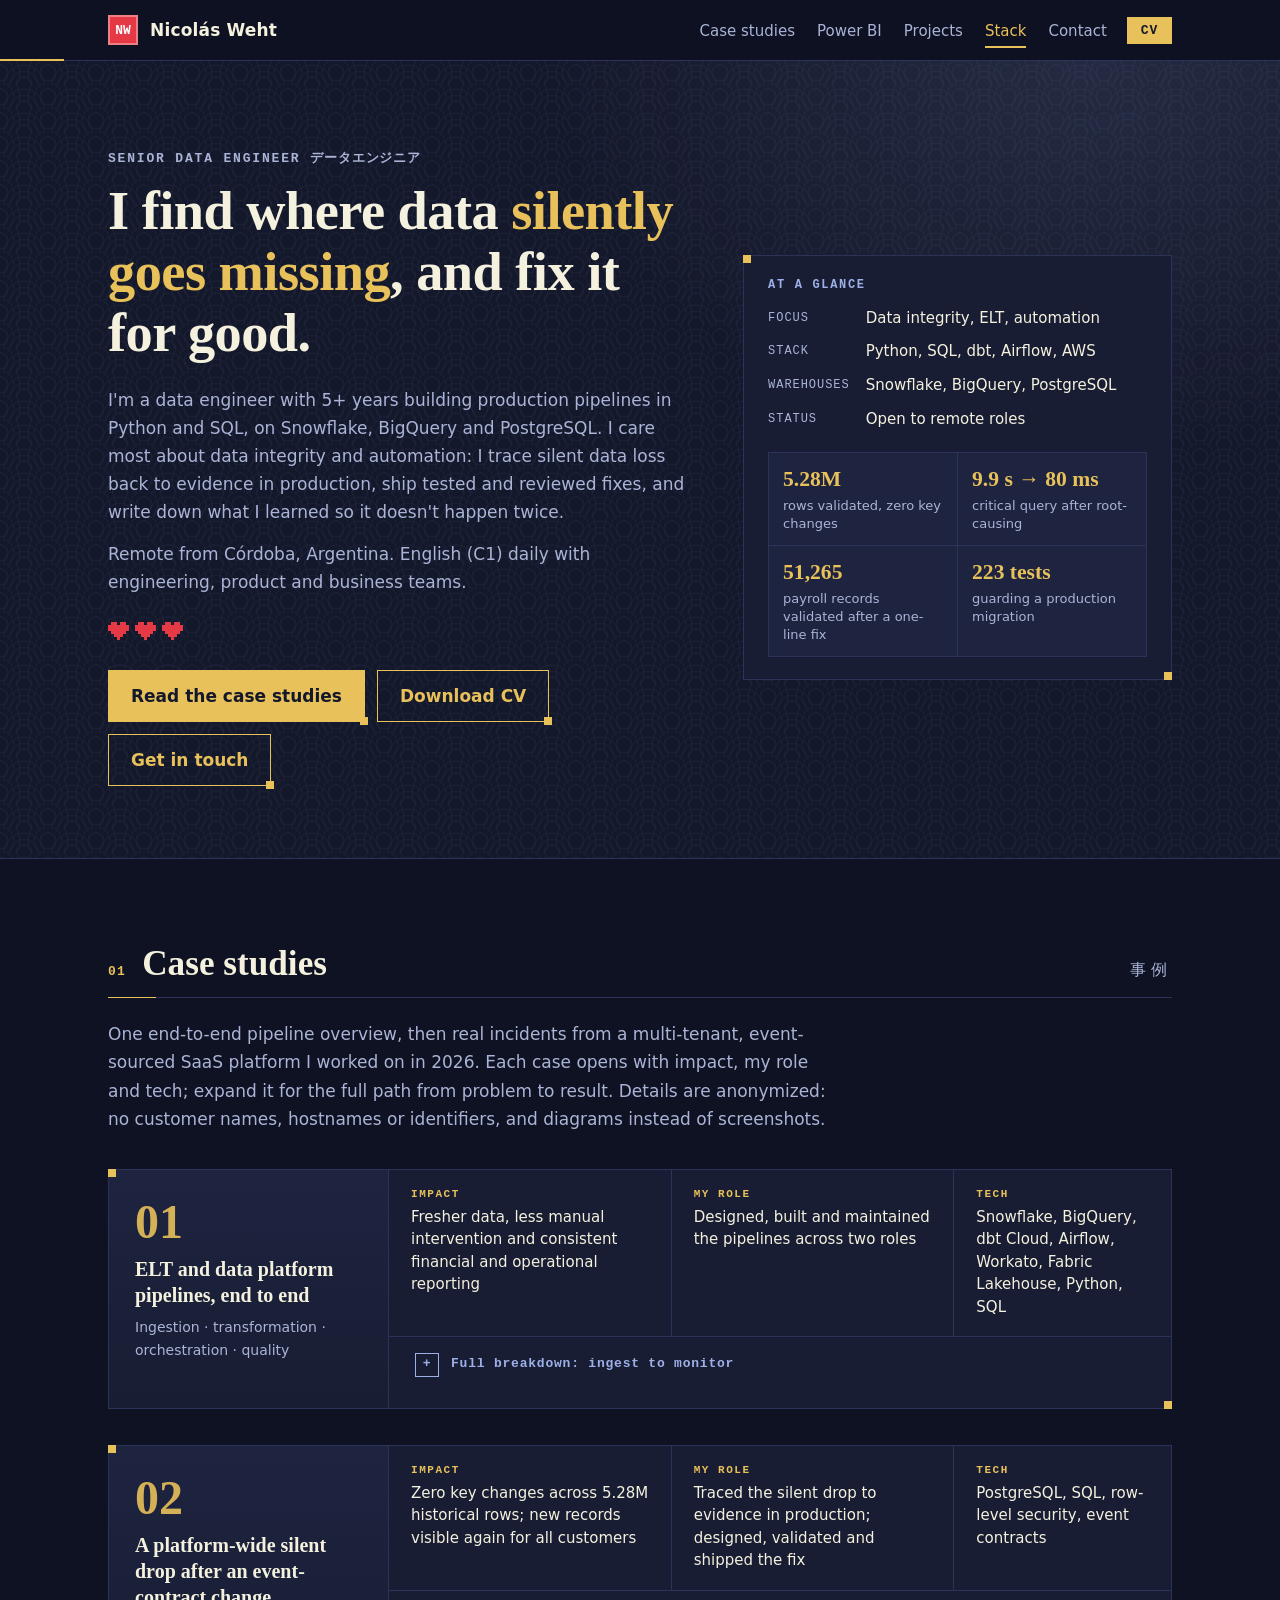
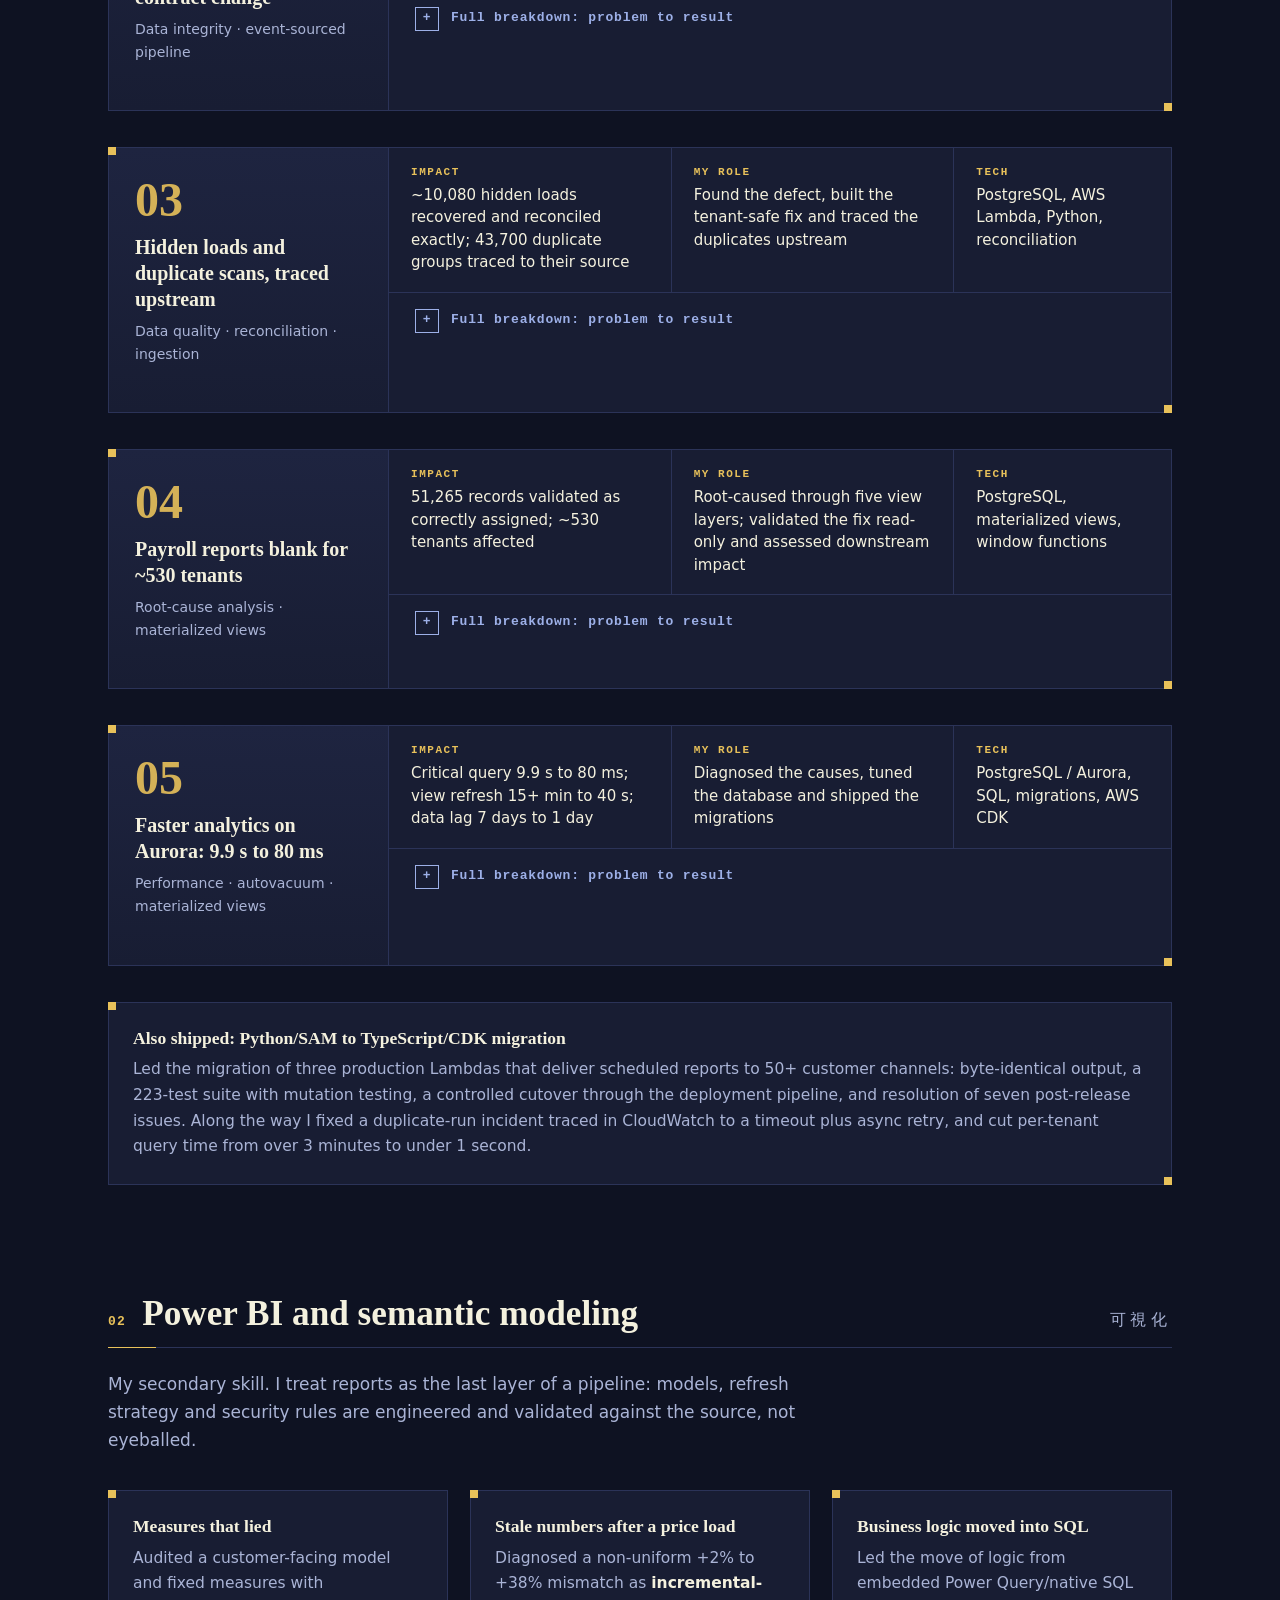
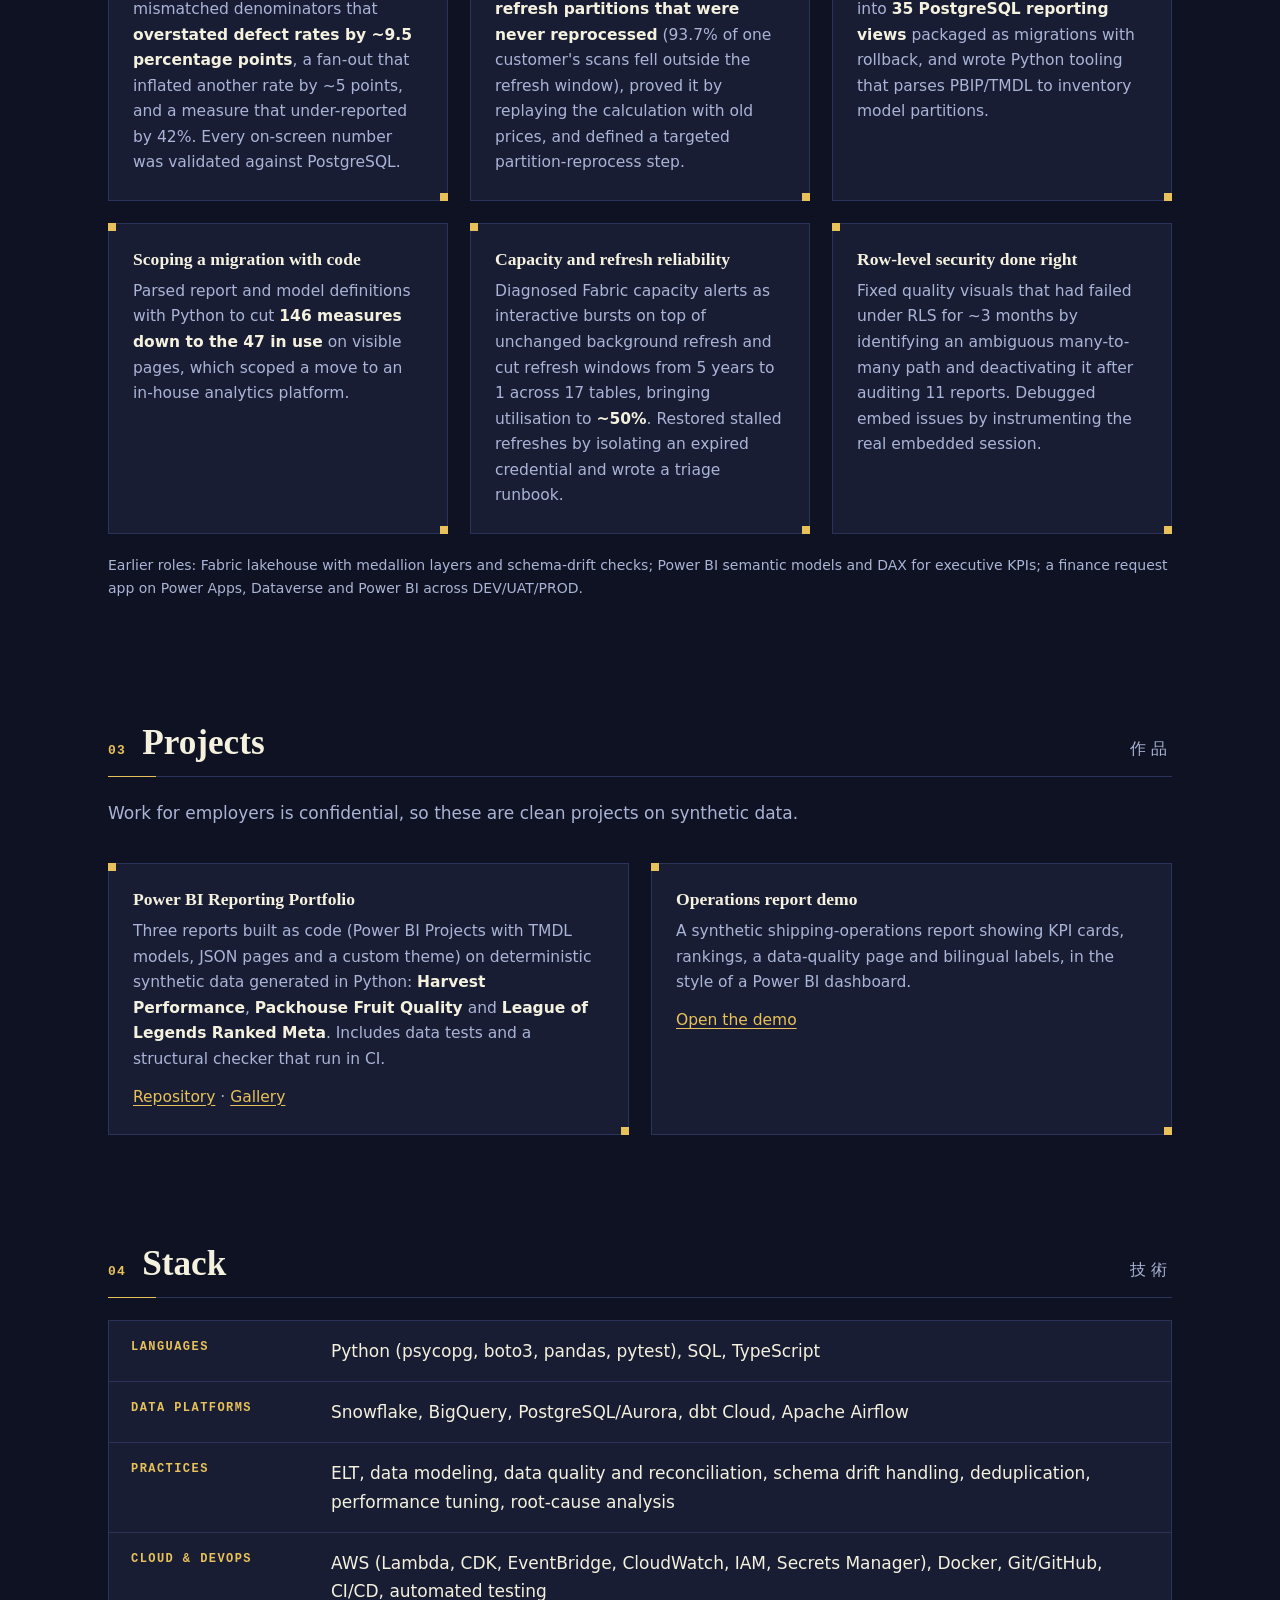
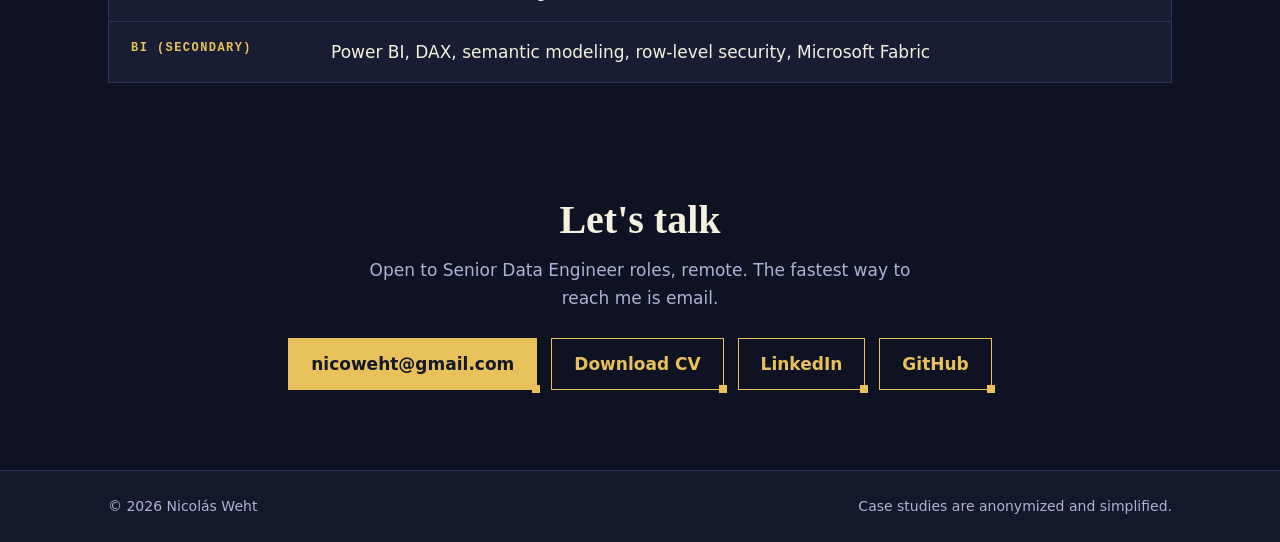
<file: index.html>
<!doctype html>
<html lang="en">
<head>
<meta charset="utf-8">
<meta name="viewport" content="width=device-width,initial-scale=1">
<meta name="color-scheme" content="dark">
<meta name="theme-color" content="#14182b">
<title>Nicolás Weht · Senior Data Engineer</title>
<meta name="description" content="Senior Data Engineer portfolio: Python, SQL, ELT, dbt, Airflow, AWS and data integrity. Anonymized case studies from production multi-tenant pipelines.">
<link rel="stylesheet" href="styles.css">
</head>
<body>
<a class="skip" href="#main">Skip to content</a>
<header class="top">
<div class="wrap">
<a class="brand" href="#top"><span class="hanko" aria-hidden="true">NW</span>Nicolás Weht</a>
<nav aria-label="Main"><ul>
<li><a href="#cases">Case studies</a></li>
<li><a href="#bi">Power BI</a></li>
<li><a href="#projects">Projects</a></li>
<li><a href="#stack">Stack</a></li>
<li><a href="#contact">Contact</a></li>
</ul></nav>
<a class="nav-cv" href="assets/Nicolas_Weht_CV.pdf" download>CV</a>
</div>
</header>

<main id="main">
<section class="hero" id="top">
<div class="wrap">
<div>
<p class="eyebrow">Senior Data Engineer<span>データエンジニア</span></p>
<h1>I find where data <em>silently goes missing</em>, and fix it for good.</h1>
<p>I'm a data engineer with 5+ years building production pipelines in Python and SQL, on Snowflake, BigQuery and PostgreSQL. I care most about data integrity and automation: I trace silent data loss back to evidence in production, ship tested and reviewed fixes, and write down what I learned so it doesn't happen twice.</p>
<p>Remote from Córdoba, Argentina. English (C1) daily with engineering, product and business teams.</p>
<div class="hearts" aria-hidden="true">
<svg viewBox="0 0 21 18"><path d="M3 0h6v3H3z M12 0h6v3h-6z M0 3h21v6H0z M3 9h15v3H3z M6 12h9v3H6z M9 15h3v3H9z"/></svg>
<svg viewBox="0 0 21 18"><path d="M3 0h6v3H3z M12 0h6v3h-6z M0 3h21v6H0z M3 9h15v3H3z M6 12h9v3H6z M9 15h3v3H9z"/></svg>
<svg viewBox="0 0 21 18"><path d="M3 0h6v3H3z M12 0h6v3h-6z M0 3h21v6H0z M3 9h15v3H3z M6 12h9v3H6z M9 15h3v3H9z"/></svg>
</div>
<div class="cta">
<a class="btn primary" href="#cases">Read the case studies</a>
<a class="btn" href="assets/Nicolas_Weht_CV.pdf" download>Download CV</a>
<a class="btn" href="#contact">Get in touch</a>
</div>
</div>
<aside class="panel" aria-label="At a glance">
<h2>At a glance</h2>
<dl>
<dt>Focus</dt><dd>Data integrity, ELT, automation</dd>
<dt>Stack</dt><dd>Python, SQL, dbt, Airflow, AWS</dd>
<dt>Warehouses</dt><dd>Snowflake, BigQuery, PostgreSQL</dd>
<dt>Status</dt><dd>Open to remote roles</dd>
</dl>
<ul class="stats" aria-label="Highlights">
<li><b>5.28M</b><span>rows validated, zero key changes</span></li>
<li><b>9.9 s → 80 ms</b><span>critical query after root-causing</span></li>
<li><b>51,265</b><span>payroll records validated after a one-line fix</span></li>
<li><b>223 tests</b><span>guarding a production migration</span></li>
</ul>
</aside>
</div>
</section>

<div class="wrap">
<section class="block" id="cases" aria-labelledby="cases-h">
<div class="sec-head"><span class="no">01</span><h2 id="cases-h">Case studies</h2><span class="jp" aria-hidden="true">事例</span></div>
<div class="sec-rule"></div>
<p class="lead">One end-to-end pipeline overview, then real incidents from a multi-tenant, event-sourced SaaS platform I worked on in 2026. Each case opens with impact, my role and tech; expand it for the full path from problem to result. Details are anonymized: no customer names, hostnames or identifiers, and diagrams instead of screenshots.</p>

<article class="case">
<aside>
<div class="num">01</div>
<h3>ELT and data platform pipelines, end to end</h3>
<p class="tag">Ingestion · transformation · orchestration · quality</p>
</aside>
<div>
<dl class="glance"><div><dt>Impact</dt><dd>Fresher data, less manual intervention and consistent financial and operational reporting</dd></div><div><dt>My role</dt><dd>Designed, built and maintained the pipelines across two roles</dd></div><div><dt>Tech</dt><dd>Snowflake, BigQuery, dbt Cloud, Airflow, Workato, Fabric Lakehouse, Python, SQL</dd></div></dl>
<details class="more"><summary>Full breakdown: ingest to monitor</summary>
<ol class="steps">
<li class="step"><span class="node">1</span><h4>Ingest</h4><p>Automated ingestion from third-party systems and integrations with Workato, and from SFTP exports and SharePoint through scheduled pipelines, copy jobs and the Microsoft Graph API, across 30+ sources.</p></li>
<li class="step"><span class="node">2</span><h4>Transform</h4><p>ELT workflows in Snowflake and BigQuery, with dbt Cloud models under git version control, tests and documentation. A medallion lakehouse (raw, staging, silver, curated) with Python and SQL transformations on top.</p></li>
<li class="step"><span class="node">3</span><h4>Orchestrate</h4><p>Multi-step pipelines as Apache Airflow DAGs, plus scheduled pipelines in Microsoft Fabric.</p></li>
<li class="step"><span class="node">4</span><h4>Control quality and failures</h4><p>Schema drift detection, deduplication of overlapping delta loads, data quality checks and reconciliation of source exports against curated tables. Secrets in Azure Key Vault; failures triaged and written up as runbooks.</p></li>
<li class="step result"><span class="node">5</span><h4>Result</h4><p>Improved data freshness, less manual intervention, and accurate, consistent financial and operational reporting for finance, audit and operations teams.</p></li>
</ol>
<ol class="flow" aria-label="Simplified flow"><li>Sources (APIs, SFTP, SharePoint)</li><li>Raw</li><li>Staging</li><li>dbt models</li><li>Curated</li><li>Reports</li></ol>
<p class="flow-note">Generalized from two roles; employer details omitted.</p>
</details>
</div>
</article>

<article class="case">
<aside>
<div class="num">02</div>
<h3>A platform-wide silent drop after an event-contract change</h3>
<p class="tag">Data integrity · event-sourced pipeline</p>
</aside>
<div>
<dl class="glance"><div><dt>Impact</dt><dd>Zero key changes across 5.28M historical rows; new records visible again for all customers</dd></div><div><dt>My role</dt><dd>Traced the silent drop to evidence in production; designed, validated and shipped the fix</dd></div><div><dt>Tech</dt><dd>PostgreSQL, SQL, row-level security, event contracts</dd></div></dl>
<details class="more"><summary>Full breakdown: problem to result</summary>
<ol class="steps">
<li class="step"><span class="node">1</span><h4>Problem</h4><p>After a backend upgrade of an event contract (V6 to V9), every newly created record vanished from customer reports, while internal admin views looked fine. Nothing errored.</p></li>
<li class="step"><span class="node">2</span><h4>Root cause</h4><p>Reports filtered rows through row-level security keyed on a field that the new event version populated differently, so new records matched no tenant rule and were dropped silently.</p></li>
<li class="step"><span class="node">3</span><h4>Solution</h4><p>A backward-compatible key fix (<code>COALESCE</code> across old and new fields), validated in SQL before release against the full history.</p></li>
<li class="step result"><span class="node">4</span><h4>Result</h4><p>Zero key changes across 5.28M historical rows; new records visible again for all customers.</p></li>
</ol>
<ol class="flow" aria-label="Simplified flow"><li>Publisher (V9 event)</li><li>Queue</li><li>Data lake</li><li class="bad">RLS key mismatch</li><li>Report</li></ol>
<p class="flow-note">Simplified, synthetic diagram.</p>
</details>
</div>
</article>

<article class="case">
<aside>
<div class="num">03</div>
<h3>Hidden loads and duplicate scans, traced upstream</h3>
<p class="tag">Data quality · reconciliation · ingestion</p>
</aside>
<div>
<dl class="glance"><div><dt>Impact</dt><dd>~10,080 hidden loads recovered and reconciled exactly; 43,700 duplicate groups traced to their source</dd></div><div><dt>My role</dt><dd>Found the defect, built the tenant-safe fix and traced the duplicates upstream</dd></div><div><dt>Tech</dt><dd>PostgreSQL, AWS Lambda, Python, reconciliation</dd></div></dl>
<details class="more"><summary>Full breakdown: problem to result</summary>
<ol class="steps">
<li class="step"><span class="node">1</span><h4>Problem</h4><p>Two symptoms: roughly 10,080 receiving loads across about 30 accounts were missing from a customer-facing report for two months, and a data model had weak relationships because of duplicated records.</p></li>
<li class="step"><span class="node">2</span><h4>Root cause</h4><p>A delete-cascade defect left dimension references unresolved, so security filters dropped the fact rows. Separately, 43,700 duplicate groups across 65 tenants came from ingestion functions doing a non-atomic check-then-insert.</p></li>
<li class="step"><span class="node">3</span><h4>Solution</h4><p>A tenant-safe fallback in the query layer for the hidden loads, reconciled exactly against the data lake. For the duplicates, I traced them to the ingestion code rather than masking them downstream.</p></li>
<li class="step result"><span class="node">4</span><h4>Result</h4><p>~10,080 loads recovered and matched exactly to the lake; the duplicates were quantified and traced to their source.</p></li>
</ol>
<ol class="flow" aria-label="Simplified flow"><li>Ingestion (check, then insert)</li><li class="bad">Race: duplicate rows</li><li>Fact table</li><li>Relationships go many-to-many</li><li class="bad">Wrong report values</li></ol>
<p class="flow-note">Simplified, synthetic diagram.</p>
</details>
</div>
</article>

<article class="case">
<aside>
<div class="num">04</div>
<h3>Payroll reports blank for ~530 tenants</h3>
<p class="tag">Root-cause analysis · materialized views</p>
</aside>
<div>
<dl class="glance"><div><dt>Impact</dt><dd>51,265 records validated as correctly assigned; ~530 tenants affected</dd></div><div><dt>My role</dt><dd>Root-caused through five view layers; validated the fix read-only and assessed downstream impact</dd></div><div><dt>Tech</dt><dd>PostgreSQL, materialized views, window functions</dd></div></dl>
<details class="more"><summary>Full breakdown: problem to result</summary>
<ol class="steps">
<li class="step"><span class="node">1</span><h4>Problem</h4><p>A customer-facing payroll metric went blank across the platform after an event-schema change.</p></li>
<li class="step"><span class="node">2</span><h4>Root cause</h4><p>A window function partitioned by a key that became NULL, inside a five-layer chain of materialized views.</p></li>
<li class="step"><span class="node">3</span><h4>Solution</h4><p>A one-line fix, validated read-only end to end, plus an assessment of the five dependent views before proposing it.</p></li>
<li class="step result"><span class="node">4</span><h4>Result</h4><p>In read-only validation, correctly assigned records went from 0 to 51,265, with downstream impact assessed before release. About 530 tenants were affected.</p></li>
</ol>
<ol class="flow" aria-label="Simplified flow"><li>Event schema change</li><li class="bad">NULL partition key</li><li>MV layers 1 to 5</li><li>Metric</li></ol>
<p class="flow-note">Simplified, synthetic diagram.</p>
</details>
</div>
</article>

<article class="case">
<aside>
<div class="num">05</div>
<h3>Faster analytics on Aurora: 9.9 s to 80 ms</h3>
<p class="tag">Performance · autovacuum · materialized views</p>
</aside>
<div>
<dl class="glance"><div><dt>Impact</dt><dd>Critical query 9.9 s to 80 ms; view refresh 15+ min to 40 s; data lag 7 days to 1 day</dd></div><div><dt>My role</dt><dd>Diagnosed the causes, tuned the database and shipped the migrations</dd></div><div><dt>Tech</dt><dd>PostgreSQL / Aurora, SQL, migrations, AWS CDK</dd></div></dl>
<details class="more"><summary>Full breakdown: problem to result</summary>
<ol class="steps">
<li class="step"><span class="node">1</span><h4>Problem</h4><p>Slow, failing refreshes for reporting workloads, including disk-full errors from a compute-heavy calculation in the refresh path.</p></li>
<li class="step"><span class="node">2</span><h4>Root cause</h4><p>Autovacuum lag and a dirty visibility map on a 6M-row table slowed a critical query; a heavy revenue calculation spilled temp files.</p></li>
<li class="step"><span class="node">3</span><h4>Solution</h4><p>Per-table autovacuum tuning via a migration, index-aware SQL guided by <code>EXPLAIN (ANALYZE, BUFFERS)</code>, and the revenue calculation moved into a scheduled materialized view.</p></li>
<li class="step result"><span class="node">4</span><h4>Result</h4><p>Critical query ~9.9 s to ~80 ms; an extraction from 73 s to 20 s; materialized-view refresh from 15+ min to 40 s, and data lag from 7 days to 1 day.</p></li>
</ol>
</details>
</div>
</article>

<div class="card wide">
<h3>Also shipped: Python/SAM to TypeScript/CDK migration</h3>
<p>Led the migration of three production Lambdas that deliver scheduled reports to 50+ customer channels: byte-identical output, a 223-test suite with mutation testing, a controlled cutover through the deployment pipeline, and resolution of seven post-release issues. Along the way I fixed a duplicate-run incident traced in CloudWatch to a timeout plus async retry, and cut per-tenant query time from over 3 minutes to under 1 second.</p>
</div>
</section>

<section class="block" id="bi" aria-labelledby="bi-h">
<div class="sec-head"><span class="no">02</span><h2 id="bi-h">Power BI and semantic modeling</h2><span class="jp" aria-hidden="true">可視化</span></div>
<div class="sec-rule"></div>
<p class="lead">My secondary skill. I treat reports as the last layer of a pipeline: models, refresh strategy and security rules are engineered and validated against the source, not eyeballed.</p>
<div class="grid">
<div class="card"><h3>Measures that lied</h3><p>Audited a customer-facing model and fixed measures with mismatched denominators that <strong>overstated defect rates by ~9.5 percentage points</strong>, a fan-out that inflated another rate by ~5 points, and a measure that under-reported by 42%. Every on-screen number was validated against PostgreSQL.</p></div>
<div class="card"><h3>Stale numbers after a price load</h3><p>Diagnosed a non-uniform +2% to +38% mismatch as <strong>incremental-refresh partitions that were never reprocessed</strong> (93.7% of one customer's scans fell outside the refresh window), proved it by replaying the calculation with old prices, and defined a targeted partition-reprocess step.</p></div>
<div class="card"><h3>Business logic moved into SQL</h3><p>Led the move of logic from embedded Power Query/native SQL into <strong>35 PostgreSQL reporting views</strong> packaged as migrations with rollback, and wrote Python tooling that parses PBIP/TMDL to inventory model partitions.</p></div>
<div class="card"><h3>Scoping a migration with code</h3><p>Parsed report and model definitions with Python to cut <strong>146 measures down to the 47 in use</strong> on visible pages, which scoped a move to an in-house analytics platform.</p></div>
<div class="card"><h3>Capacity and refresh reliability</h3><p>Diagnosed Fabric capacity alerts as interactive bursts on top of unchanged background refresh and cut refresh windows from 5 years to 1 across 17 tables, bringing utilisation to <strong>~50%</strong>. Restored stalled refreshes by isolating an expired credential and wrote a triage runbook.</p></div>
<div class="card"><h3>Row-level security done right</h3><p>Fixed quality visuals that had failed under RLS for ~3 months by identifying an ambiguous many-to-many path and deactivating it after auditing 11 reports. Debugged embed issues by instrumenting the real embedded session.</p></div>
</div>
<p class="note">Earlier roles: Fabric lakehouse with medallion layers and schema-drift checks; Power BI semantic models and DAX for executive KPIs; a finance request app on Power Apps, Dataverse and Power BI across DEV/UAT/PROD.</p>
</section>

<section class="block" id="projects" aria-labelledby="projects-h">
<div class="sec-head"><span class="no">03</span><h2 id="projects-h">Projects</h2><span class="jp" aria-hidden="true">作品</span></div>
<div class="sec-rule"></div>
<p class="lead">Work for employers is confidential, so these are clean projects on synthetic data.</p>
<div class="grid two">
<div class="card">
<h3>Power BI Reporting Portfolio</h3>
<p>Three reports built as code (Power BI Projects with TMDL models, JSON pages and a custom theme) on deterministic synthetic data generated in Python: <strong>Harvest Performance</strong>, <strong>Packhouse Fruit Quality</strong> and <strong>League of Legends Ranked Meta</strong>. Includes data tests and a structural checker that run in CI.</p>
<p><a href="https://github.com/nweht/power-bi-reporting-portfolio">Repository</a> · <a href="https://nweht.github.io/power-bi-reporting-portfolio/">Gallery</a></p>
</div>
<div class="card">
<h3>Operations report demo</h3>
<p>A synthetic shipping-operations report showing KPI cards, rankings, a data-quality page and bilingual labels, in the style of a Power BI dashboard.</p>
<p><a href="draft_report.html">Open the demo</a></p>
</div>
</div>
</section>

<section class="block" id="stack" aria-labelledby="stack-h">
<div class="sec-head"><span class="no">04</span><h2 id="stack-h">Stack</h2><span class="jp" aria-hidden="true">技術</span></div>
<div class="sec-rule"></div>
<dl class="stack">
<dt>Languages</dt><dd>Python (psycopg, boto3, pandas, pytest), SQL, TypeScript</dd>
<dt>Data platforms</dt><dd>Snowflake, BigQuery, PostgreSQL/Aurora, dbt Cloud, Apache Airflow</dd>
<dt>Practices</dt><dd>ELT, data modeling, data quality and reconciliation, schema drift handling, deduplication, performance tuning, root-cause analysis</dd>
<dt>Cloud &amp; DevOps</dt><dd>AWS (Lambda, CDK, EventBridge, CloudWatch, IAM, Secrets Manager), Docker, Git/GitHub, CI/CD, automated testing</dd>
<dt>BI (secondary)</dt><dd>Power BI, DAX, semantic modeling, row-level security, Microsoft Fabric</dd>
</dl>
</section>

<section class="contact" id="contact" aria-labelledby="contact-h">
<h2 id="contact-h">Let's talk</h2>
<p>Open to Senior Data Engineer roles, remote. The fastest way to reach me is email.</p>
<div class="links">
<a class="btn primary" href="mailto:nicoweht@gmail.com">nicoweht@gmail.com</a>
<a class="btn" href="assets/Nicolas_Weht_CV.pdf" download>Download CV</a>
<a class="btn" href="https://linkedin.com/in/nicolasweht">LinkedIn</a>
<a class="btn" href="https://github.com/nweht">GitHub</a>
</div>
</section>
</div>
</main>

<footer><div class="wrap"><span>© 2026 Nicolás Weht</span><span>Case studies are anonymized and simplified.</span></div></footer>
<script src="site.js"></script>
</body>
</html>
</file>
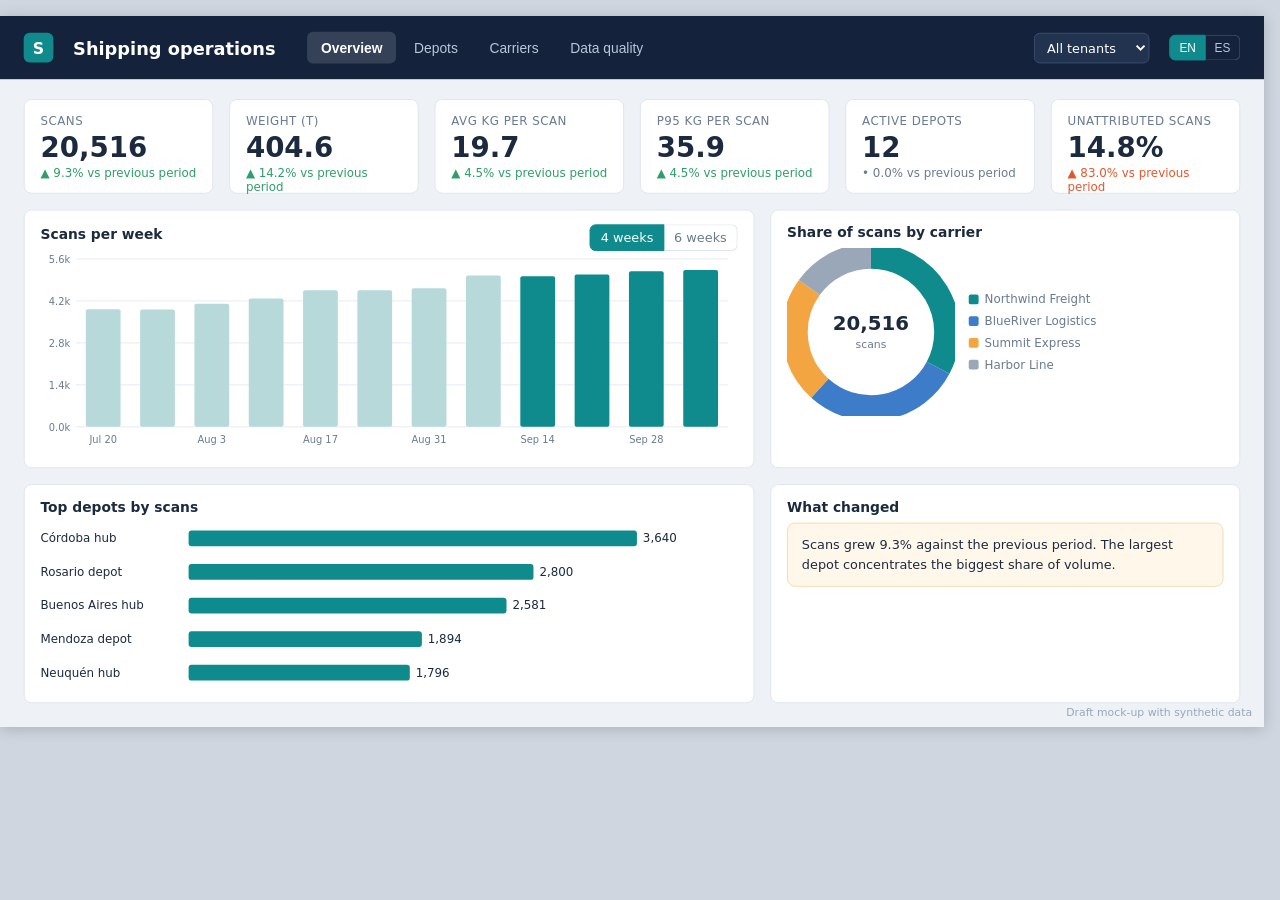
<file: draft_report.html>
<!doctype html>
<html lang="en">
<head>
<meta charset="utf-8">
<meta name="viewport" content="width=device-width, initial-scale=1">
<title>Shipping operations report - draft</title>
<style>
  :root{--navy:#14223b;--ink:#1c2a3f;--muted:#6b7a90;--line:#dfe5ee;--bg:#eef2f7;--card:#fff;--teal:#0f8b8d;--blue:#3d7cc9;--amber:#f2a541;--coral:#e4572e;--green:#2e9e6a;--gray:#9aa7b8}
  *{box-sizing:border-box}
  body{margin:0;background:#cfd6e0;font-family:"Segoe UI",system-ui,Arial,sans-serif;color:var(--ink)}
  #wrap{width:100%;display:flex;justify-content:center;padding:16px 0;overflow:hidden}
  #canvas{width:1280px;height:720px;background:var(--bg);transform-origin:top left;position:relative;box-shadow:0 2px 14px rgba(0,0,0,.18)}
  header{height:64px;background:var(--navy);color:#fff;display:flex;align-items:center;gap:20px;padding:0 24px}
  .logo{width:30px;height:30px;border-radius:6px;background:var(--teal);display:grid;place-items:center;font-weight:700}
  .title{font-size:18px;font-weight:600;white-space:nowrap}
  nav{display:flex;gap:4px;margin-left:12px}
  nav button{background:transparent;color:#b9c6da;border:0;padding:8px 14px;font-size:14px;border-radius:6px;cursor:pointer}
  nav button.on{background:rgba(255,255,255,.14);color:#fff;font-weight:600}
  .sp{flex:1}
  header select,.seg button{font:inherit;font-size:13px}
  header select{background:#223350;color:#fff;border:1px solid #3a4d6e;border-radius:6px;padding:6px 8px}
  .lang button{background:transparent;border:1px solid #3a4d6e;color:#b9c6da;padding:5px 9px;font-size:12px;cursor:pointer}
  .lang button:first-child{border-radius:6px 0 0 6px}.lang button:last-child{border-radius:0 6px 6px 0;border-left:0}
  .lang button.on{background:var(--teal);border-color:var(--teal);color:#fff}
  #body{padding:20px 24px;height:656px}
  .row{display:flex;gap:16px}
  .card{background:var(--card);border-radius:8px;border:1px solid var(--line);padding:14px 16px;position:relative}
  .kpi{flex:1;height:96px}
  .kpi .l{font-size:12px;color:var(--muted);text-transform:uppercase;letter-spacing:.04em}
  .kpi .v{font-size:28px;font-weight:600;margin-top:4px}
  .kpi .d{font-size:12px;margin-top:2px}
  .up{color:var(--green)}.down{color:var(--coral)}.flat{color:var(--muted)}
  .h{font-size:14px;font-weight:600;margin:0 0 8px}
  .sub{font-size:12px;color:var(--muted);margin:-4px 0 8px}
  .seg{display:inline-flex;margin-left:auto}
  .seg button{background:#fff;border:1px solid var(--line);padding:5px 10px;cursor:pointer;color:var(--muted)}
  .seg button:first-child{border-radius:6px 0 0 6px}.seg button:last-child{border-radius:0 6px 6px 0;border-left:0}
  .seg button.on{background:var(--teal);border-color:var(--teal);color:#fff}
  table{width:100%;border-collapse:collapse;font-size:13px}
  th{font-size:11px;text-transform:uppercase;letter-spacing:.04em;color:var(--muted);font-weight:600;text-align:left;padding:6px 8px;border-bottom:1px solid var(--line)}
  td{padding:9px 8px;border-bottom:1px solid #eef1f6}
  td.n,th.n{text-align:right}
  .bar{height:8px;border-radius:4px;background:#e8eef6}.bar i{display:block;height:100%;border-radius:4px;background:var(--teal)}
  .note{background:#fff8ea;border:1px solid #f3dcae;border-radius:8px;padding:12px 14px;font-size:13px;line-height:1.5}
  .legend{display:flex;gap:14px;flex-wrap:wrap;font-size:12px;color:var(--muted);margin-top:6px}
  .legend span::before{content:"";display:inline-block;width:10px;height:10px;border-radius:2px;margin-right:6px;background:var(--c);vertical-align:-1px}
  .tag{position:absolute;right:12px;bottom:8px;font-size:11px;color:var(--gray)}
  svg text{font-family:inherit}
</style>
</head>
<body>
<div id="wrap"><div id="canvas">
  <header>
    <div class="logo">S</div>
    <div class="title" id="t-title"></div>
    <nav id="nav"></nav>
    <div class="sp"></div>
    <select id="tenant"></select>
    <div class="lang"><button id="l-en">EN</button><button id="l-es">ES</button></div>
  </header>
  <div id="body"></div>
</div></div>

<script>
const I18N={
 en:{title:'Shipping operations',overview:'Overview',depots:'Depots',carriers:'Carriers',quality:'Data quality',
  scans:'Scans',weight:'Weight (t)',avg:'Avg kg per scan',p95:'P95 kg per scan',active:'Active depots',unattr:'Unattributed scans',
  vsPrev:'vs previous period',weeks:'weeks',scansPerWeek:'Scans per week',topDepots:'Top depots by scans',carrierShare:'Share of scans by carrier',
  allTenants:'All tenants',depot:'Depot',share:'Share',trend:'Trend',weightByCarrier:'Weight per week by carrier (t)',carrier:'Carrier',
  uPct:'Unattributed scans per week (%)',incident:'Contract change',fixed:'Fix applied',
  insightT:'What changed',
  insight:(d)=>`Scans ${d>=0?'grew':'fell'} ${Math.abs(d).toFixed(1)}% against the previous period. The largest depot concentrates the biggest share of volume.`,
  qNote:'In week 8 a new event contract renamed the depot key. Scans kept arriving but could not be attributed to a depot, so depot reports under-counted by up to 31%. The key derivation was fixed in week 11 without touching historical rows.',
  peak:'Peak',weeksAff:'Weeks affected',now:'Latest week',draft:'Draft mock-up with synthetic data',
  howT:'How it was handled',steps:[['Detect','A data test on the depot key fails before the report is built.'],['Prove','The fix is checked against every historical row: zero keys change.'],['Fix','Only missing keys are filled, reading the old field first.']]},
 es:{title:'Operaciones de envíos',overview:'Resumen',depots:'Depósitos',carriers:'Transportistas',quality:'Calidad de datos',
  scans:'Escaneos',weight:'Peso (t)',avg:'Kg promedio por escaneo',p95:'Kg P95 por escaneo',active:'Depósitos activos',unattr:'Escaneos sin atribuir',
  vsPrev:'vs periodo anterior',weeks:'semanas',scansPerWeek:'Escaneos por semana',topDepots:'Depósitos con más escaneos',carrierShare:'Participación de escaneos por transportista',
  allTenants:'Todos los tenants',depot:'Depósito',share:'Participación',trend:'Tendencia',weightByCarrier:'Peso por semana y transportista (t)',carrier:'Transportista',
  uPct:'Escaneos sin atribuir por semana (%)',incident:'Cambio de contrato',fixed:'Arreglo aplicado',
  insightT:'Qué cambió',
  insight:(d)=>`Los escaneos ${d>=0?'crecieron':'bajaron'} ${Math.abs(d).toFixed(1)}% frente al periodo anterior. El depósito más grande concentra la mayor parte del volumen.`,
  qNote:'En la semana 8 un nuevo contrato de eventos renombró la clave del depósito. Los escaneos seguían llegando pero no se podían atribuir a un depósito, y los reportes por depósito subcontaban hasta un 31%. La clave se corrigió en la semana 11 sin tocar las filas históricas.',
  peak:'Pico',weeksAff:'Semanas afectadas',now:'Última semana',draft:'Borrador con datos sintéticos',
  howT:'Cómo se resolvió',steps:[['Detectar','Un test de datos sobre la clave del depósito falla antes de construir el reporte.'],['Probar','El arreglo se verifica contra cada fila histórica: ninguna clave cambia.'],['Arreglar','Solo se completan las claves faltantes, leyendo primero el campo anterior.']]}
};
let lang='en',page='overview',tenantId='all',period=4;

function rng(seed){return function(){seed|=0;seed=seed+0x6D2B79F5|0;let t=Math.imul(seed^seed>>>15,1|seed);t=t+Math.imul(t^t>>>7,61|t)^t;return((t^t>>>14)>>>0)/4294967296}}
const W=12, start=new Date(2026,6,20);
const weekLabels=Array.from({length:W},(_,i)=>{const d=new Date(start);d.setDate(d.getDate()+7*i);return d.toLocaleDateString('en',{month:'short',day:'numeric'})});
const CARRIERS=['Northwind Freight','BlueRiver Logistics','Summit Express','Harbor Line'];
const CC=['#0f8b8d','#3d7cc9','#f2a541','#9aa7b8'];
const TENANTS=[
 {id:'t1',name:'Acme Foods',f:1,depots:['Córdoba hub','Rosario depot','Mendoza depot','Salta depot','Tucumán depot'],share:[.34,.26,.18,.13,.09],car:[.38,.27,.22,.13]},
 {id:'t2',name:'Delta Retail',f:.6,depots:['Buenos Aires hub','La Plata depot','Mar del Plata depot','Bahía Blanca depot'],share:[.42,.24,.19,.15],car:[.30,.34,.2,.16]},
 {id:'t3',name:'Orion Parts',f:.35,depots:['Neuquén hub','Bariloche depot','Trelew depot'],share:[.5,.3,.2],car:[.25,.25,.30,.20]}
];
const INC=[0,0,0,0,0,0,0,.30,.31,.29,0,0];
function split(total,shares,r){
  const raw=shares.map(s=>s*(0.9+r()*.2)),sm=raw.reduce((a,b)=>a+b,0);let rem=total;
  return raw.map((x,i)=>{if(i===raw.length-1)return rem;const v=Math.round(total*x/sm);rem-=v;return v});
}
function build(t){
  const r=rng(t.id.charCodeAt(1)*97);
  const total=Array.from({length:W},(_,w)=>Math.round(2000*t.f*(1+.035*w)*(0.94+r()*.12)));
  const dW=total.map(x=>split(x,t.share,r)),cW=total.map(x=>split(x,t.car,r));
  const depots=t.depots.map((n,i)=>({name:n,scans:dW.map(a=>a[i])}));
  const carriers=CARRIERS.map((n,i)=>({name:n,scans:cW.map(a=>a[i])}));
  const avg=total.map(()=>18+r()*3);
  return {total,depots,carriers,avg};
}
const ceilTo=(v,s)=>Math.ceil(v/s)*s;
const DATA=Object.fromEntries(TENANTS.map(t=>[t.id,build(t)]));
function sumArr(a,b){return a.map((x,i)=>x+(b[i]||0))}
function model(id){
  if(id!=='all')return DATA[id];
  const ids=TENANTS.map(t=>t.id);
  const total=ids.reduce((a,i)=>sumArr(a,DATA[i].total),Array(W).fill(0));
  const avg=total.map((_,w)=>ids.reduce((s,i)=>s+DATA[i].avg[w]*DATA[i].total[w],0)/total[w]);
  const carriers=CARRIERS.map((n,c)=>({name:n,scans:ids.reduce((a,i)=>sumArr(a,DATA[i].carriers[c].scans),Array(W).fill(0))}));
  const depots=ids.flatMap(i=>DATA[i].depots).sort((a,b)=>b.scans.reduce((x,y)=>x+y,0)-a.scans.reduce((x,y)=>x+y,0));
  return {total,avg,carriers,depots};
}
const sum=(a,f,t)=>a.slice(f,t).reduce((x,y)=>x+y,0);
function kpis(m,p){
  const cur=[W-p,W], prev=[W-2*p,W-p];
  const f=(a,b)=>({cur:a(cur),prev:a(prev)});
  const scans=f(r=>sum(m.total,...r));
  const wt=f(r=>m.total.slice(...r).reduce((s,x,i)=>s+x*m.avg[r[0]+i],0)/1000);
  const av=f(r=>m.total.slice(...r).reduce((s,x,i)=>s+x*m.avg[r[0]+i],0)/sum(m.total,...r));
  const un=f(r=>INC.slice(...r).reduce((s,x,i)=>s+x*m.total[r[0]+i],0)/sum(m.total,...r)*100);
  const act={cur:m.depots.length,prev:m.depots.length};
  const p95={cur:av.cur*1.82,prev:av.prev*1.82};
  return {scans,wt,av,p95,act,un};
}
const pct=(c,p)=>p?((c-p)/p*100):0;
const fmt=(n,d=0)=>n.toLocaleString('en',{minimumFractionDigits:d,maximumFractionDigits:d});
function kpiCard(label,o,d=0,suf='',invert=false){
  const dl=pct(o.cur,o.prev), good=invert?dl<0:dl>0, cls=Math.abs(dl)<.05?'flat':(good?'up':'down');
  const arrow=Math.abs(dl)<.05?'•':(dl>0?'▲':'▼');
  return `<div class="card kpi"><div class="l">${label}</div><div class="v">${fmt(o.cur,d)}${suf}</div><div class="d ${cls}">${arrow} ${Math.abs(dl).toFixed(1)}% ${I18N[lang].vsPrev}</div></div>`;
}
/* charts */
function columns(vals,labels,w,h,color='#0f8b8d'){
  const m={l:36,r:8,t:8,b:22},iw=w-m.l-m.r,ih=h-m.t-m.b,max=ceilTo(Math.max(...vals)*1.02,Math.max(400,Math.pow(10,Math.floor(Math.log10(Math.max(...vals)))-0)*0.4)),bw=iw/vals.length;
  let s=`<svg width="${w}" height="${h}">`;
  for(let i=0;i<=4;i++){const y=m.t+ih-ih*i/4;s+=`<line x1="${m.l}" x2="${w-m.r}" y1="${y}" y2="${y}" stroke="#e6ebf2"/><text x="${m.l-6}" y="${y+4}" font-size="10" fill="#6b7a90" text-anchor="end">${fmt(max*i/4/1000,1)}k</text>`}
  vals.forEach((v,i)=>{const bh=ih*v/max,x=m.l+i*bw+bw*.18,y=m.t+ih-bh;
    const cur=i>=vals.length-period;
    s+=`<rect x="${x}" y="${y}" width="${bw*.64}" height="${bh}" rx="2" fill="${cur?color:'#b8d9da'}"><title>${labels[i]}: ${fmt(v)}</title></rect>`;
    if(i%2===0)s+=`<text x="${x+bw*.32}" y="${h-6}" font-size="10" fill="#6b7a90" text-anchor="middle">${labels[i]}</text>`});
  return s+'</svg>';
}
function hbars(items,w,rowH=34){
  const max=Math.max(...items.map(i=>i.v));let s=`<svg width="${w}" height="${items.length*rowH}">`;
  items.forEach((it,i)=>{const y=i*rowH,bw=(w-190-60)*it.v/max;
    s+=`<text x="0" y="${y+20}" font-size="12" fill="#1c2a3f">${it.n}</text><rect x="150" y="${y+8}" width="${bw}" height="16" rx="3" fill="#0f8b8d"/><text x="${156+bw}" y="${y+20}" font-size="12" fill="#1c2a3f">${fmt(it.v)}</text>`});
  return s+'</svg>';
}
function donut(items,size){
  const tot=items.reduce((s,i)=>s+i.v,0),r=size/2-8,c=size/2;let a=-Math.PI/2,s=`<svg width="${size}" height="${size}">`;
  items.forEach((it,i)=>{const ang=2*Math.PI*it.v/tot,x1=c+r*Math.cos(a),y1=c+r*Math.sin(a);a+=ang;const x2=c+r*Math.cos(a),y2=c+r*Math.sin(a);
    s+=`<path d="M${x1} ${y1} A${r} ${r} 0 ${ang>Math.PI?1:0} 1 ${x2} ${y2}" fill="none" stroke="${CC[i]}" stroke-width="26"><title>${it.n}: ${(it.v/tot*100).toFixed(1)}%</title></path>`});
  return s+`<text x="${c}" y="${c-2}" text-anchor="middle" font-size="20" font-weight="600" fill="#1c2a3f">${fmt(tot)}</text><text x="${c}" y="${c+16}" text-anchor="middle" font-size="11" fill="#6b7a90">${I18N[lang].scans.toLowerCase()}</text></svg>`;
}
function spark(vals,w=110,h=28){
  const mx=Math.max(...vals),mn=Math.min(...vals),pts=vals.map((v,i)=>`${i*(w/(vals.length-1))},${h-3-(h-6)*(v-mn)/((mx-mn)||1)}`).join(' ');
  return `<svg width="${w}" height="${h}"><polyline points="${pts}" fill="none" stroke="#3d7cc9" stroke-width="1.8"/></svg>`;
}
function stacked(carriers,w,h){
  const m={l:36,r:8,t:8,b:22},iw=w-m.l-m.r,ih=h-m.t-m.b,bw=iw/W;
  const tot=Array.from({length:W},(_,i)=>carriers.reduce((s,c)=>s+c.scans[i]*DATA_AVG(i),0)/1000), max=ceilTo(Math.max(...tot)*1.02,Math.max(4,Math.pow(10,Math.floor(Math.log10(Math.max(...tot))))*0.4));
  let s=`<svg width="${w}" height="${h}">`;
  for(let i=0;i<=4;i++){const y=m.t+ih-ih*i/4;s+=`<line x1="${m.l}" x2="${w-m.r}" y1="${y}" y2="${y}" stroke="#e6ebf2"/><text x="${m.l-6}" y="${y+4}" font-size="10" fill="#6b7a90" text-anchor="end">${fmt(max*i/4)}</text>`}
  for(let i=0;i<W;i++){let y=m.t+ih;carriers.forEach((c,k)=>{const v=c.scans[i]*DATA_AVG(i)/1000,bh=ih*v/max;y-=bh;s+=`<rect x="${m.l+i*bw+bw*.18}" y="${y}" width="${bw*.64}" height="${bh}" fill="${CC[k]}"><title>${c.name} ${weekLabels[i]}: ${fmt(v,1)} t</title></rect>`});
    if(i%2===0)s+=`<text x="${m.l+i*bw+bw*.5}" y="${h-6}" font-size="10" fill="#6b7a90" text-anchor="middle">${weekLabels[i]}</text>`}
  return s+'</svg>';
}
const DATA_AVG=i=>model(tenantId).avg[i];
function line(vals,w,h){
  const m={l:40,r:12,t:10,b:24},iw=w-m.l-m.r,ih=h-m.t-m.b,max=35,st=iw/(W-1);
  const X=i=>m.l+i*st,Y=v=>m.t+ih-ih*v/max;let s=`<svg width="${w}" height="${h}">`;
  [0,10,20,30].forEach(v=>s+=`<line x1="${m.l}" x2="${w-m.r}" y1="${Y(v)}" y2="${Y(v)}" stroke="#e6ebf2"/><text x="${m.l-6}" y="${Y(v)+4}" font-size="10" fill="#6b7a90" text-anchor="end">${v}%</text>`);
  s+=`<rect x="${X(7)}" y="${m.t}" width="${X(10)-X(7)}" height="${ih}" fill="#fdeee9"/>`;
  s+=`<polyline fill="none" stroke="#e4572e" stroke-width="2.2" points="${vals.map((v,i)=>`${X(i)},${Y(v)}`).join(' ')}"/>`;
  vals.forEach((v,i)=>{s+=`<circle cx="${X(i)}" cy="${Y(v)}" r="3" fill="#e4572e"><title>${weekLabels[i]}: ${v.toFixed(1)}%</title></circle>`;if(i%2===0)s+=`<text x="${X(i)}" y="${h-6}" font-size="10" fill="#6b7a90" text-anchor="middle">${weekLabels[i]}</text>`});
  s+=`<text x="${X(7)+4}" y="${m.t+12}" font-size="11" fill="#b8431f">${I18N[lang].incident}</text><line x1="${X(10)}" x2="${X(10)}" y1="${m.t}" y2="${m.t+ih}" stroke="#2e9e6a" stroke-dasharray="4 3"/><text x="${X(10)-4}" y="${m.t+28}" font-size="11" fill="#2e9e6a" text-anchor="end">${I18N[lang].fixed}</text>`;
  return s+'</svg>';
}
/* pages */
function pOverview(m){
  const k=kpis(m,period),L=I18N[lang];
  const wk=m.total.slice(0);
  const dtot=m.depots.map(d=>({n:d.name,v:sum(d.scans,W-period,W)})).sort((a,b)=>b.v-a.v).slice(0,5);
  const car=m.carriers.map(c=>({n:c.name,v:sum(c.scans,W-period,W)}));
  const d=pct(k.scans.cur,k.scans.prev);
  return `<div class="row">${kpiCard(L.scans,k.scans)}${kpiCard(L.weight,k.wt,1)}${kpiCard(L.avg,k.av,1)}${kpiCard(L.p95,k.p95,1)}${kpiCard(L.active,k.act)}${kpiCard(L.unattr,k.un,1,'%',true)}</div>
  <div class="row" style="margin-top:16px"><div class="card" style="width:740px;height:262px"><div style="display:flex;align-items:center"><p class="h">${L.scansPerWeek}</p><div class="seg">${[4,6].map(p=>`<button data-p="${p}" class="${p===period?'on':''}">${p} ${L.weeks}</button>`).join('')}</div></div>${columns(wk,weekLabels,704,200)}</div>
  <div class="card" style="flex:1;height:262px"><p class="h">${L.carrierShare}</p><div style="display:flex;align-items:center;gap:14px">${donut(car,170)}<div class="legend" style="flex-direction:column;gap:8px;margin:0">${CARRIERS.map((c,i)=>`<span style="--c:${CC[i]}">${c}</span>`).join('')}</div></div></div></div>
  <div class="row" style="margin-top:16px"><div class="card" style="width:740px;height:222px"><p class="h">${L.topDepots}</p>${hbars(dtot,704,34)}</div>
  <div class="card" style="flex:1;height:222px"><p class="h">${L.insightT}</p><div class="note">${L.insight(d)}</div></div></div>`;
}
function pDepots(m){
  const L=I18N[lang],tot=m.depots.reduce((s,d)=>s+sum(d.scans,W-period,W),0);
  const rows=m.depots.slice(0,7).map(d=>{const v=sum(d.scans,W-period,W);return `<tr><td>${d.name}</td><td class="n">${fmt(v)}</td><td style="width:160px"><div class="bar"><i style="width:${v/tot*100*2.2}%"></i></div></td><td class="n">${(v/tot*100).toFixed(1)}%</td><td>${spark(d.scans)}</td></tr>`}).join('');
  const k=kpis(m,period);
  return `<div class="row">${kpiCard(L.scans,k.scans)}${kpiCard(L.active,k.act)}${kpiCard(L.avg,k.av,1)}</div>
  <div class="card" style="margin-top:16px;height:496px"><div style="display:flex;align-items:center"><p class="h">${L.depots}</p><div class="seg">${[4,6].map(p=>`<button data-p="${p}" class="${p===period?'on':''}">${p} ${L.weeks}</button>`).join('')}</div></div>
  <table><tr><th>${L.depot}</th><th class="n">${L.scans}</th><th></th><th class="n">${L.share}</th><th>${L.trend}</th></tr>${rows}</table></div>`;
}
function pCarriers(m){
  const L=I18N[lang],car=m.carriers.map(c=>({n:c.name,v:sum(c.scans,W-period,W)})),tot=car.reduce((s,c)=>s+c.v,0);
  return `<div class="row"><div class="card" style="width:760px;height:560px"><p class="h">${L.weightByCarrier}</p>${stacked(m.carriers,728,470)}<div class="legend">${CARRIERS.map((c,i)=>`<span style="--c:${CC[i]}">${c}</span>`).join('')}</div></div>
  <div class="card" style="flex:1;height:560px"><div style="display:flex;align-items:center"><p class="h">${L.carrier}</p><div class="seg">${[4,6].map(p=>`<button data-p="${p}" class="${p===period?'on':''}">${p} ${L.weeks}</button>`).join('')}</div></div>
  <table><tr><th>${L.carrier}</th><th class="n">${L.scans}</th><th class="n">${L.share}</th></tr>${car.map((c,i)=>`<tr><td><span style="display:inline-block;width:10px;height:10px;border-radius:2px;background:${CC[i]};margin-right:8px"></span>${c.n}</td><td class="n">${fmt(c.v)}</td><td class="n">${(c.v/tot*100).toFixed(1)}%</td></tr>`).join('')}</table></div></div>`;
}
function pQuality(m){
  const L=I18N[lang],vals=INC.map((x,i)=>x*100+(x?0:.3)),peak=Math.max(...vals);
  const card=(l,v,c='')=>`<div class="card kpi"><div class="l">${l}</div><div class="v ${c}">${v}</div></div>`;
  return `<div class="row">${card(L.now,vals[W-1].toFixed(1)+'%','up')}${card(L.peak,peak.toFixed(1)+'%','down')}${card(L.weeksAff,INC.filter(x=>x).length)}</div>
  <div class="row" style="margin-top:16px"><div class="card" style="width:820px;height:360px"><p class="h">${L.uPct}</p>${line(vals,788,296)}</div>
  <div class="card" style="flex:1;height:360px"><p class="h">${L.insightT}</p><div class="note">${L.qNote}</div></div></div>
  <div class="card" style="margin-top:16px;height:140px"><p class="h">${L.howT}</p><div class="row" style="gap:12px">${L.steps.map((s,i)=>`<div style="flex:1;border:1px solid var(--line);border-radius:8px;padding:10px 12px"><div style="font-size:11px;color:var(--teal);font-weight:600;text-transform:uppercase;letter-spacing:.04em">${i+1}. ${s[0]}</div><div style="font-size:13px;margin-top:4px;line-height:1.4">${s[1]}</div></div>`).join('')}</div></div>`;
}
const PAGES={overview:pOverview,depots:pDepots,carriers:pCarriers,quality:pQuality};
function render(){
  const L=I18N[lang];
  document.getElementById('t-title').textContent=L.title;
  document.getElementById('nav').innerHTML=Object.keys(PAGES).map(p=>`<button data-page="${p}" class="${p===page?'on':''}">${L[p]}</button>`).join('');
  const sel=document.getElementById('tenant');
  sel.innerHTML=`<option value="all">${L.allTenants}</option>`+TENANTS.map(t=>`<option value="${t.id}">${t.name}</option>`).join('');sel.value=tenantId;
  document.getElementById('l-en').classList.toggle('on',lang==='en');document.getElementById('l-es').classList.toggle('on',lang==='es');
  const body=document.getElementById('body');body.innerHTML=PAGES[page](model(tenantId))+`<span class="tag">${L.draft}</span>`;
  body.querySelectorAll('[data-p]').forEach(b=>b.onclick=()=>{period=+b.dataset.p;render()});
}
document.getElementById('nav').onclick=e=>{const b=e.target.closest('[data-page]');if(b){page=b.dataset.page;render()}};
document.getElementById('tenant').onchange=e=>{tenantId=e.target.value;render()};
document.getElementById('l-en').onclick=()=>{lang='en';render()};
document.getElementById('l-es').onclick=()=>{lang='es';render()};
function fit(){const c=document.getElementById('canvas'),w=document.getElementById('wrap');const s=Math.min(1,(w.clientWidth-16)/1280);c.style.transform=`scale(${s})`;w.style.height=(720*s+32)+'px'}
const hp=new URLSearchParams(location.hash.slice(1));
if(PAGES[hp.get('page')])page=hp.get('page');
if(I18N[hp.get('lang')])lang=hp.get('lang');
if(hp.get('tenant'))tenantId=hp.get('tenant');
window.addEventListener('resize',fit);fit();render();
</script>
</body>
</html>
</file>
<file: styles.css>
:root{
  color-scheme:dark;
  --bg:#0e1222;--bg2:#14182b;--surface:#181d33;--surface2:#1e2440;
  --ink:#f4f1de;--muted:#aab4d6;--line:#2b3358;
  --gold:#e8c15a;--blue:#9db0e8;--red:#e63946;--green:#8fd96b;
  --serif:"Yu Mincho","Hiragino Mincho ProN","Noto Serif JP",Georgia,"Times New Roman",serif;
  --sans:system-ui,-apple-system,"Segoe UI",Roboto,"Yu Gothic","Hiragino Sans",sans-serif;
  --mono:ui-monospace,"Cascadia Mono",Consolas,monospace;
}
*{box-sizing:border-box}
html{scroll-behavior:smooth;scroll-padding-top:72px}
@media(prefers-reduced-motion:reduce){html{scroll-behavior:auto}*{transition:none!important}}
body{margin:0;background:var(--bg);color:var(--ink);font:17px/1.65 var(--sans);-webkit-font-smoothing:antialiased}
a{color:var(--gold);text-underline-offset:3px}
a:hover{color:var(--ink)}
a:focus-visible,button:focus-visible{outline:3px solid var(--gold);outline-offset:3px}
.skip{position:absolute;left:-999px;top:0;background:var(--gold);color:#14182b;padding:8px 14px;z-index:20}
.skip:focus{left:8px;top:8px}
.wrap{max-width:1120px;margin:0 auto;padding:0 28px}
code{font-family:var(--mono);font-size:.88em;background:var(--bg);border:1px solid var(--line);padding:1px 6px;border-radius:4px}

/* header */
header.top{position:sticky;top:0;z-index:10;background:rgba(14,18,34,.88);backdrop-filter:blur(8px);border-bottom:1px solid var(--line)}
header.top::after{content:"";position:absolute;left:0;right:0;bottom:-1px;height:2px;background:linear-gradient(90deg,var(--gold) 0 64px,transparent 64px)}
header.top .wrap{display:flex;align-items:center;gap:20px;min-height:60px}
.brand{display:flex;align-items:center;gap:12px;color:var(--ink);text-decoration:none;font-weight:700;margin-right:auto;letter-spacing:.01em}
.hanko{display:inline-grid;place-items:center;width:30px;height:30px;background:var(--red);color:#fff;font:700 13px var(--mono);letter-spacing:0;box-shadow:inset 0 0 0 2px rgba(255,255,255,.35)}
nav ul{display:flex;gap:22px;list-style:none;margin:0;padding:0}
nav a{color:var(--muted);text-decoration:none;font-size:15px;padding:6px 0;border-bottom:2px solid transparent}
nav a:hover{color:var(--ink)}
nav a[aria-current=true]{color:var(--gold);border-bottom-color:var(--gold)}

/* hero */
.hero{position:relative;padding:88px 0 72px;overflow:hidden;border-bottom:1px solid var(--line);
  background:
   radial-gradient(ellipse 60% 70% at 85% 0,rgba(157,176,232,.12),transparent 70%),
   var(--bg2)}
.hero::before{content:"";position:absolute;inset:0;opacity:.07;pointer-events:none;
  background-image:url("data:image/svg+xml,%3Csvg xmlns='http://www.w3.org/2000/svg' width='48' height='24' viewBox='0 0 48 24'%3E%3Cg fill='none' stroke='%239db0e8' stroke-width='1'%3E%3Ccircle cx='24' cy='24' r='20'/%3E%3Ccircle cx='24' cy='24' r='14'/%3E%3Ccircle cx='24' cy='24' r='8'/%3E%3Ccircle cx='0' cy='12' r='20'/%3E%3Ccircle cx='0' cy='12' r='14'/%3E%3Ccircle cx='0' cy='12' r='8'/%3E%3Ccircle cx='48' cy='12' r='20'/%3E%3Ccircle cx='48' cy='12' r='14'/%3E%3Ccircle cx='48' cy='12' r='8'/%3E%3C/g%3E%3C/svg%3E")}
.hero .wrap{position:relative;display:grid;grid-template-columns:1.35fr 1fr;gap:56px;align-items:center}
.eyebrow{font:600 13px var(--mono);color:var(--gold);letter-spacing:.14em;text-transform:uppercase;margin:0 0 18px}
.eyebrow span{color:var(--muted);margin-left:10px;letter-spacing:.06em;text-transform:none;font-family:var(--serif)}
.hero h1{font:700 clamp(2.1rem,4.4vw,3.4rem)/1.12 var(--serif);margin:0 0 22px;letter-spacing:-.01em}
.hero h1 em{font-style:normal;color:var(--gold)}
.hero p{color:var(--muted);max-width:58ch;margin:0 0 14px}
.hearts{display:flex;gap:6px;margin:26px 0 0}
.hearts svg{width:21px;height:18px;fill:var(--red)}
.cta{display:flex;gap:12px;flex-wrap:wrap;margin-top:30px}
.btn{display:inline-block;padding:11px 22px;font-weight:600;text-decoration:none;border:1px solid var(--gold);color:var(--gold);position:relative}
.btn::after{content:"";position:absolute;right:-4px;bottom:-4px;width:8px;height:8px;background:var(--gold);transition:transform .15s}
.btn:hover::after{transform:translate(2px,2px)}
.btn.primary{background:var(--gold);color:#14182b}
.btn.primary:hover{background:#f2d27a;color:#14182b}

/* status panel */
.panel{background:var(--surface);border:1px solid var(--line);padding:22px 24px;position:relative}
.panel::before,.panel::after,.card::before,.card::after,.case::before,.case::after{content:"";position:absolute;width:8px;height:8px;background:var(--gold)}
.panel::before,.card::before,.case::before{left:-1px;top:-1px}
.panel::after,.card::after,.case::after{right:-1px;bottom:-1px}
.panel h2{font:600 12px var(--mono);letter-spacing:.14em;text-transform:uppercase;color:var(--blue);margin:0 0 14px;padding:0;border:0}
.panel dl{display:grid;grid-template-columns:auto 1fr;gap:9px 16px;margin:0;font-size:15px}
.panel dt{color:var(--muted);font-family:var(--mono);font-size:12px;letter-spacing:.08em;text-transform:uppercase;padding-top:3px}
.panel dd{margin:0}
.stats{display:grid;grid-template-columns:1fr 1fr;gap:1px;margin:20px 0 0;padding:0;list-style:none;background:var(--line);border:1px solid var(--line)}
.stats li{background:var(--surface2);padding:14px 14px 12px}
.stats b{display:block;font:700 1.35rem/1.2 var(--serif);color:var(--gold)}
.stats span{font-size:13px;color:var(--muted);line-height:1.4;display:block;margin-top:4px}

/* sections */
section.block{padding:84px 0 24px}
.sec-head{display:flex;align-items:baseline;gap:16px;margin:0 0 12px}
.sec-head .no{font:600 13px var(--mono);color:var(--gold);letter-spacing:.1em}
.sec-head h2{font:700 clamp(1.7rem,3vw,2.2rem)/1.2 var(--serif);margin:0}
.sec-head .jp{font:400 1rem var(--serif);color:var(--muted);margin-left:auto;letter-spacing:.3em}
.sec-rule{height:1px;background:linear-gradient(90deg,var(--gold) 0 48px,var(--line) 48px);margin:0 0 22px}
.lead{color:var(--muted);max-width:68ch;margin:0 0 36px}

/* case studies */
.case{position:relative;display:grid;grid-template-columns:280px 1fr;gap:0;background:var(--surface);border:1px solid var(--line);margin-bottom:36px}
.case aside{padding:28px 26px;border-right:1px solid var(--line);background:linear-gradient(180deg,var(--surface2),var(--surface))}
.case .num{font:700 3rem/1 var(--serif);color:var(--gold);opacity:.9}
.case h3{font:700 1.25rem/1.3 var(--serif);margin:10px 0 8px}
.case .tag{font-size:14px;color:var(--muted);margin:0 0 18px}
.chips{display:flex;flex-wrap:wrap;gap:6px;margin:0;padding:0;list-style:none}
.chips li{font:12px var(--mono);color:var(--blue);border:1px solid var(--line);padding:3px 9px;background:var(--bg)}
.steps{list-style:none;margin:0;padding:28px 30px 12px;counter-reset:s}
.step{position:relative;padding:0 0 24px 58px}
.step::before{content:"";position:absolute;left:15px;top:34px;bottom:-2px;width:2px;background:repeating-linear-gradient(180deg,var(--line) 0 4px,transparent 4px 8px)}
.step:last-child::before{display:none}
.node{position:absolute;left:0;top:0;width:32px;height:32px;display:grid;place-items:center;background:var(--bg);border:2px solid var(--blue);color:var(--blue);font:700 14px var(--mono)}
.step h4{margin:0 0 4px;font:600 12px var(--mono);letter-spacing:.14em;text-transform:uppercase;color:var(--blue);padding-top:7px}
.step p{margin:0}
.step.result .node{background:var(--gold);border-color:var(--gold);color:#14182b}
.step.result h4{color:var(--gold)}
.step.result p{font-weight:600;background:rgba(232,193,90,.1);border-left:3px solid var(--gold);padding:10px 14px}
.flow{display:flex;flex-wrap:wrap;gap:8px;align-items:center;list-style:none;margin:6px 30px 28px;padding:16px 0 0;border-top:1px dashed var(--line);font:13px var(--mono)}
.flow li{background:var(--bg);border:1px solid var(--line);padding:4px 10px;color:var(--muted)}
.flow li.bad{border-color:var(--red);color:#ff8a93}
.flow li+li::before{content:"\2192";margin-right:8px;color:var(--gold)}
.flow li{display:flex}
.flow-note{margin:-18px 30px 24px;font-size:12px;color:var(--muted)}

/* cards */
.grid{display:grid;grid-template-columns:repeat(3,1fr);gap:22px}
.grid.two{grid-template-columns:repeat(2,1fr)}
.card{position:relative;background:var(--surface);border:1px solid var(--line);padding:24px;transition:border-color .15s,transform .15s}
.card:hover{border-color:var(--blue);transform:translateY(-2px)}
.card h3{font:700 1.1rem/1.3 var(--serif);margin:0 0 8px}
.card p{margin:0 0 12px;color:var(--muted);font-size:15.5px}
.card p strong{color:var(--ink)}
.card p:last-child{margin-bottom:0}
.card.wide{grid-column:1/-1}
.note{font-size:14px;color:var(--muted);margin-top:20px}

/* stack */
.stack{display:grid;grid-template-columns:200px 1fr;gap:0;border:1px solid var(--line);background:var(--surface)}
.stack dt,.stack dd{padding:16px 22px;border-bottom:1px solid var(--line);margin:0}
.stack dt{font:600 12px var(--mono);letter-spacing:.12em;text-transform:uppercase;color:var(--gold);padding-top:19px}
.stack dd{color:var(--ink)}
.stack dt:last-of-type,.stack dd:last-of-type{border-bottom:0}

/* contact */
.contact{text-align:center;padding:72px 0 80px}
.contact h2{font:700 clamp(1.8rem,3.4vw,2.5rem)/1.2 var(--serif);margin:0 0 12px}
.contact p{color:var(--muted);margin:0 auto 26px;max-width:52ch}
.links{display:flex;gap:14px;justify-content:center;flex-wrap:wrap}
footer{border-top:1px solid var(--line);padding:24px 0;color:var(--muted);font-size:14px;background:var(--bg2)}
footer .wrap{display:flex;gap:16px;justify-content:space-between;flex-wrap:wrap}

/* responsive */
@media(max-width:980px){
  .hero .wrap{grid-template-columns:1fr;gap:40px}
  .grid{grid-template-columns:1fr 1fr}
  .case{grid-template-columns:1fr}
  .case aside{border-right:0;border-bottom:1px solid var(--line)}
  .case .num{font-size:2.2rem}
}
@media(max-width:640px){
  body{font-size:16px}
  .wrap{padding:0 18px}
  header.top .wrap{flex-wrap:wrap;padding-top:8px;padding-bottom:6px;gap:6px 14px}
  nav{order:3;width:100%;overflow-x:auto}
  nav ul{gap:18px;white-space:nowrap}
  .hero{padding:56px 0 48px}
  section.block{padding-top:60px}
  .sec-head .jp{display:none}
  .grid,.grid.two{grid-template-columns:1fr}
  .steps{padding:22px 18px 8px}
  .flow,.flow-note{margin-left:18px;margin-right:18px}
  .stack{grid-template-columns:1fr}
  .stack dt{border-bottom:0;padding-bottom:0}
  .step{padding-left:50px}
}

/* scan-friendly cases and CV */
.glance{display:grid;grid-template-columns:1.3fr 1.3fr 1fr;gap:1px;margin:0;background:var(--line);border-bottom:1px solid var(--line)}
.glance>div{background:var(--surface);padding:18px 22px}
.glance dt{font:600 11px var(--mono);letter-spacing:.14em;text-transform:uppercase;color:var(--gold);margin:0 0 6px}
.glance dd{margin:0;font-size:15px;line-height:1.5}
.more{padding:0}
.more summary{cursor:pointer;list-style:none;padding:16px 26px;font:600 13px var(--mono);letter-spacing:.06em;color:var(--blue);border-bottom:1px solid transparent}
.more summary::-webkit-details-marker{display:none}
.more summary::before{content:"+";display:inline-block;width:22px;height:22px;line-height:20px;text-align:center;border:1px solid var(--blue);margin-right:12px}
.more[open] summary::before{content:"\2212"}
.more[open] summary{border-bottom-color:var(--line)}
.more summary:hover{color:var(--gold)}
.nav-cv{font:600 13px var(--mono);letter-spacing:.06em;color:#14182b;background:var(--gold);padding:6px 14px;text-decoration:none}
.nav-cv:hover{background:#f2d27a;color:#14182b}
@media(max-width:980px){.glance{grid-template-columns:1fr}}
@media(max-width:640px){.glance>div{padding:14px 18px}.more summary{padding:14px 18px}.nav-cv{padding:5px 10px}}
</file>
